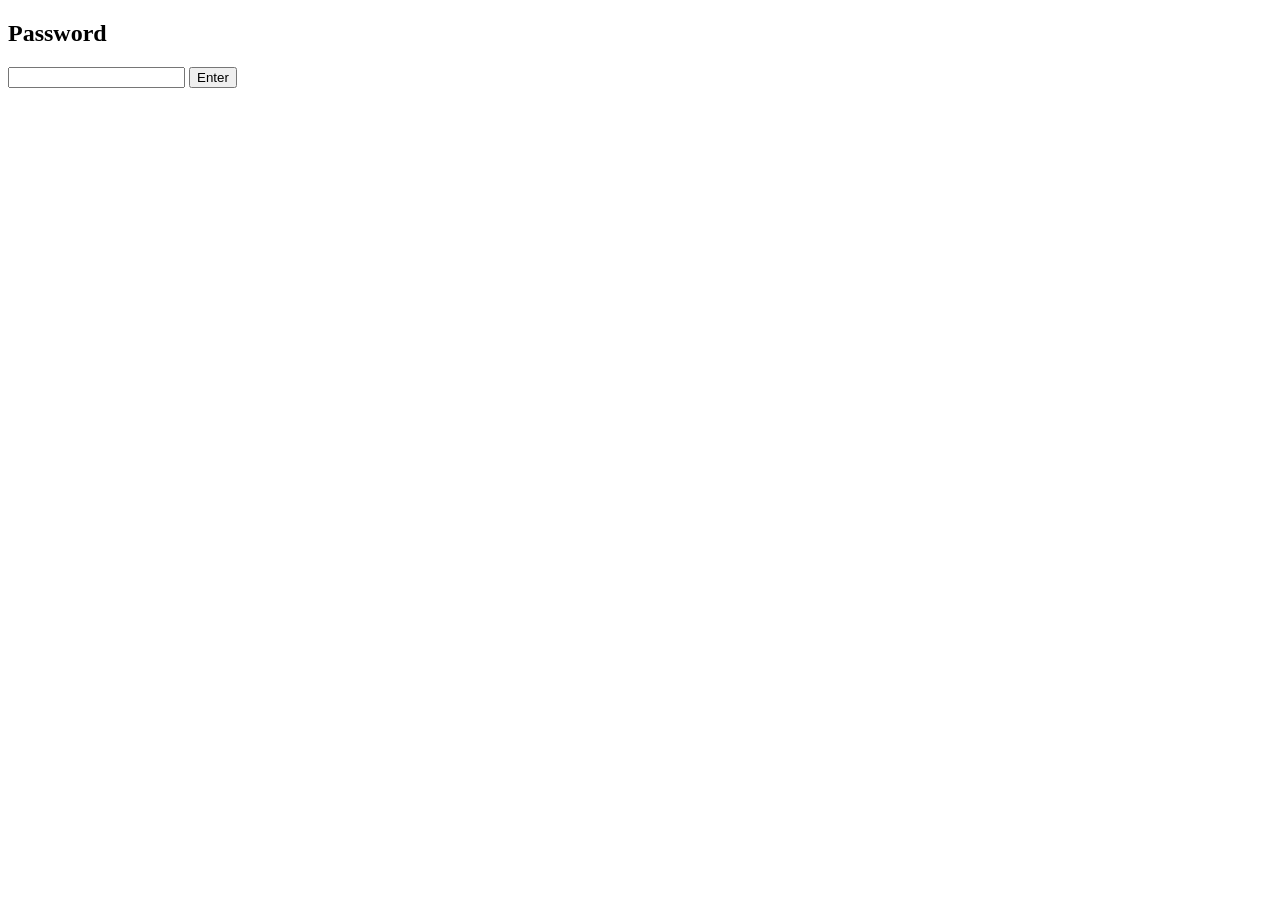
<file: index.html>
<!DOCTYPE html>
<html>
<head>
<meta charset="UTF-8">
<title>Friends Only</title>

<script src="config.js"></script>
<script>
async function check() {
  const input = document.getElementById("pw").value;

  // 入力されたパスワードをハッシュ化
  const encoder = new TextEncoder();
  const data = encoder.encode(input);
  const hashBuffer = await crypto.subtle.digest("SHA-256", data);
  const hashArray = Array.from(new Uint8Array(hashBuffer));
  const hashHex = hashArray.map(b => b.toString(16).padStart(2, '0')).join('');

  
 if (hashHex === correctHash) {
   window.location.href = "home.html";
   localStorage.setItem("loggedIn", "true");
 } else {
    alert("パスワードが違います");
  }
}
</script>
</head>
<body>

<div id="login">
  <h2>Password</h2>
  <input type="password" id="pw">
  <button onclick="check()">Enter</button>
</div>
  
</body>
</html>
</file>
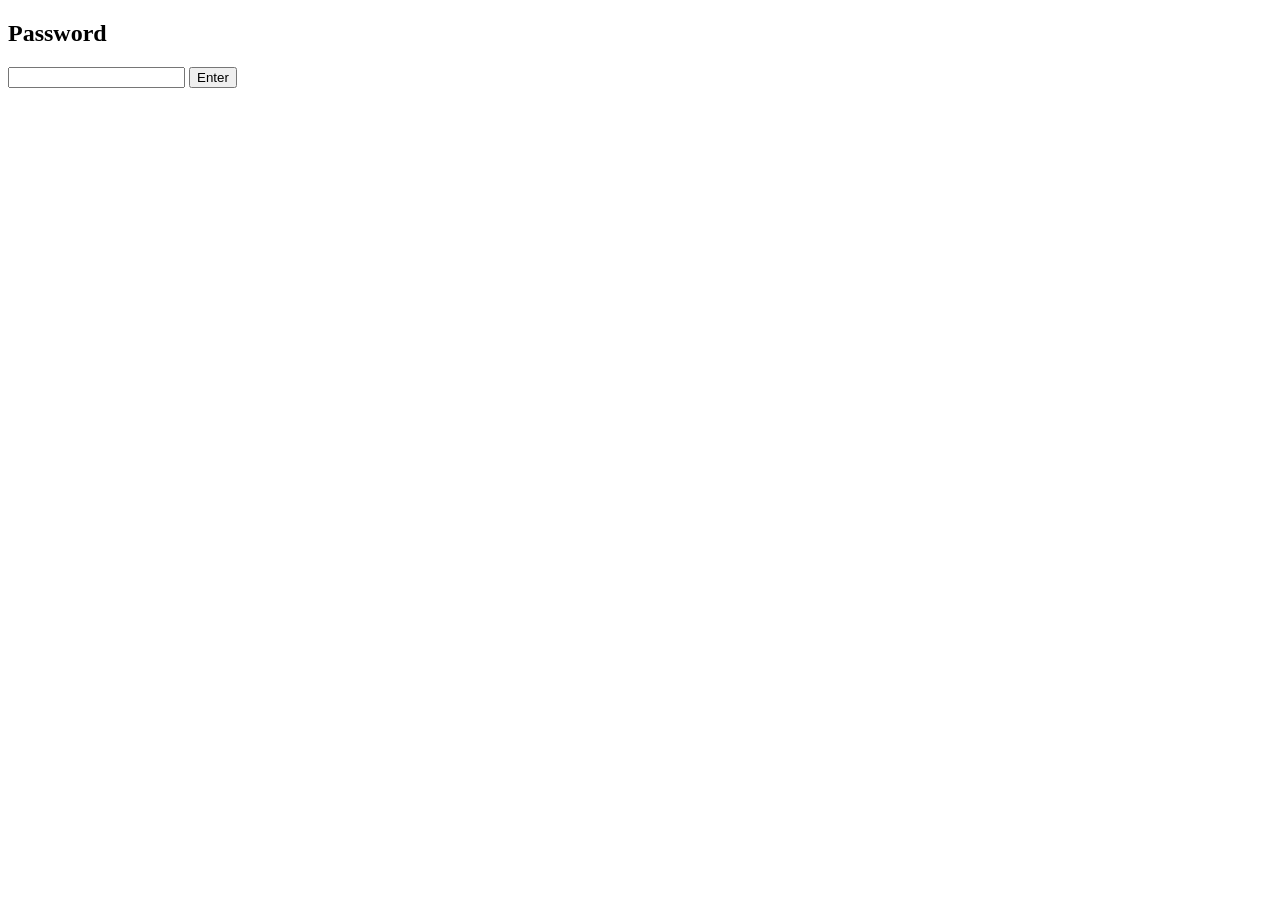
<file: blockdev.html>
<!DOCTYPE html>
<html>
<head>
<meta charset="UTF-8">
<title>MOD開発（ブロック）</title>
<link rel="stylesheet" href="style.css">

<script>
  if (localStorage.getItem("loggedIn") !== "true") {
    window.location.href = "index.html"; // ログインページへ戻す
  }
</script>

<script>
function toggleMenu() {
  const sidebar = document.getElementById("sidebar");
  const content = document.getElementById("content");

  if (sidebar.style.transform === "translateX(0px)") {
    sidebar.style.transform = "translateX(-250px)";
    content.style.marginLeft = "20px";
  } else {
    sidebar.style.transform = "translateX(0px)";
    content.style.marginLeft = "270px";
  }
}
</script>
</head>
<body>

<!-- 共通ハンバーガーメニュー -->
<div id="menu"></div>

<script>
  fetch("menu.html")
    .then(response => response.text())
    .then(data => {
      document.getElementById("menu").innerHTML = data;

      const btn = document.querySelector(".menu-btn");
      if (btn) {
        btn.addEventListener("click", toggleMenu);
      }
    });
</script>

<!-- ページ内容 -->
<div id="content" class="content">

<h1>🧱 MOD開発（ブロック）</h1>

<div class="section">
  <h2>ブロック追加の手順（Minecraft 1.20.1 / Forge）</h2>

  <p>
    このページでは、Minecraft 1.20.1 の Forge 環境で、新しいブロックを追加する手順をまとめています。
  </p>
  <p>
    簡易的なブロックを作ってみて、色々試してみてね！
  </p>

  <h3>① 新規パッケージフォルダを作成</h3>
  <p>src/main/java の中に、以下のようなディレクトリ(フォルダ)を2つ作成</p>
  <p>例: D:\6_Dev\Mods\forge-1.20.1-47.4.13-mdk\src\main\java\com\myproject\project1_ayane_kao</p>
  <p>この場合、存在してない myproject\project1_ayane_kao を作成する</p>
  <img src="images/Blk_1-MakeFolder.png" alt="folder">
  
<div class="tip-box">
  <strong>🫛豆知識</strong><br>
  パッケージの命名規則は、 ”com.会社名.プロジェクト名”　という構造が一般的。
</div>

  <h3>② MODブロック用の Java メインクラス定義ファイルを作成</h3>
  <p>①で作ったディレクトリに、Project1AyaneKaoMod.javaを作成</p>
  <p>IntelliJより、②で作成したディレクトリを右クリック > 新規 > Javaクラス</p>
  <img src="images/Blk_2-Java.png" alt="Javaクラス作成">
  
  <h3>③ ブロック用の Java ファイル(メインクラス)を作成</h3>
  <p>IntelliJより、Project1AyaneKaoMod.javaに以下を記載する</p>
  <pre><code class="blue-script">
package com.myproject.project1_ayane_kao;

import net.minecraftforge.fml.common.Mod;
import net.minecraftforge.eventbus.api.IEventBus;
import net.minecraftforge.fml.javafmlmod.FMLJavaModLoadingContext;

@Mod(Project1AyaneKaoMod.MODID)
public class Project1AyaneKaoMod {

    public static final String MODID = "project1_ayane_kao";

    public Project1AyaneKaoMod() {
        IEventBus bus = FMLJavaModLoadingContext.get().getModEventBus();

        ModBlocks.register(bus);
        ModItems.register(bus);
    }
}
</code></pre>
  <img src="images/Blk_14-intellij.png" alt="記載する">

  <h3>④ ブロック登録クラスを作成</h3>
  <p>同じ場所にModBlocks.java を作成し、DeferredRegister を使って登録します。</p>
  <p>これで、ブロック自体をマイクラに読ませることが出来ます。</p>

  <pre><code class="blue-script">
package com.myproject.project1_ayane_kao;

import net.minecraft.world.level.block.Block;
import net.minecraft.world.level.block.state.BlockBehaviour;
import net.minecraft.world.level.material.MapColor;
import net.minecraftforge.registries.DeferredRegister;
import net.minecraftforge.registries.ForgeRegistries;
import net.minecraftforge.registries.RegistryObject;
import net.minecraftforge.eventbus.api.IEventBus;

public class ModBlocks {

    public static final DeferredRegister<Block> BLOCKS =
            DeferredRegister.create(ForgeRegistries.BLOCKS, Project1AyaneKaoMod.MODID);

    public static final RegistryObject<Block> AYANE_BLOCK =
            BLOCKS.register("ayane_block", () ->
                    new Block(BlockBehaviour.Properties.of()
                            .mapColor(MapColor.COLOR_PINK)
                            .strength(2.0f, 5.0f)
                    ));
    
    public static void register(IEventBus eventBus) {
        BLOCKS.register(eventBus);
    }
}
</code></pre>

  <h3>⑤ ブロックアイテム登録クラスを作成</h3>
  <p>同じ場所にModItems.java を作成します。</p>
  <p>これで、ブロックをインベントリに表示することができます。</p>

  <pre><code class="blue-script">
package com.myproject.project1_ayane_kao;

import net.minecraft.world.item.BlockItem;
import net.minecraft.world.item.Item;
import net.minecraftforge.registries.DeferredRegister;
import net.minecraftforge.registries.ForgeRegistries;
import net.minecraftforge.registries.RegistryObject;
import net.minecraftforge.eventbus.api.IEventBus;

public class ModItems {

    public static final DeferredRegister<Item> ITEMS =
            DeferredRegister.create(ForgeRegistries.ITEMS, Project1AyaneKaoMod.MODID);

    public static final RegistryObject<Item> AYANE_BLOCK_ITEM =
            ITEMS.register("ayane_block", () ->
                    new BlockItem(ModBlocks.AYANE_BLOCK.get(), new Item.Properties()));
    
    public static void register(IEventBus eventBus) {
        ITEMS.register(eventBus);
    }
}
</code></pre>

  <h3>⑥ クリエイティブタブに追加</h3>
  <p>同じ場所にModCreativeTabs.java を作成します。</p>
  <p>これで、ブロックをタブに入れることができます。</p>

  <pre><code class="blue-script">
package com.myproject.project1_ayane_kao;

import net.minecraftforge.event.BuildCreativeModeTabContentsEvent;
import net.minecraftforge.eventbus.api.SubscribeEvent;
import net.minecraftforge.fml.common.Mod;

@Mod.EventBusSubscriber(modid = Project1AyaneKaoMod.MODID, bus = Mod.EventBusSubscriber.Bus.MOD)
public class ModCreativeTabs {

    @SubscribeEvent
    public static void addCreative(BuildCreativeModeTabContentsEvent event) {
        if (event.getTabKey() == net.minecraft.world.item.CreativeModeTabs.BUILDING_BLOCKS) {
            event.accept(ModItems.AYANE_BLOCK_ITEM);
        }
    }
}
</code></pre>

  <h3>⑦ JSON を追加する（モデル・ブロックステート）</h3>
  <p>src/main/resources に以下の フォルダとJSON を追加します。</p>

  <p>【参考】リソースフォルダの目標構成</p>
  <p>src/main/resources/assets/project1_ayane_kao/</p>
  <p> 　├ blockstates/ayane_block.json</p>
  <p>　 ├ models/block/ayane_block.json</p>
  <p> 　├ models/item/ayane_block.json</p>
  <p> 　├ textures/block/ayane_block.png</p>
  <p></p>
  
<div class="tip-box">
  <strong>🫛豆知識</strong><br>
  フォルダやファイルを作成する場合、intellijからやるのがおすすめ
  慣れたら、⑦-1はintellijで新規 > ディレクトリ で作ってみてね
  <img src="images/Blk_15-intellij_Dir.png" alt="ディレクトリ">
</div>
  
  <h3>⑦-1 新規リソースフォルダを作成</h3>
  <p>src/main/resources の中に、以下のようなディレクトリ(フォルダ)を2つ作成</p>
  <p>例: D:\6_Dev\Mods\forge-1.20.1-47.4.13-mdk\src\main\resources\assets\project1_ayane_kao</p>
  <p>この場合、存在してない assets\project1_ayane_kao を作成する</p>
  <img src="images/Blk_4-Java.png" alt="ディレクトリ">

  <h3>⑦-2 新規リソースサブフォルダを作成</h3>
  <p>src/main/resources/assets/project1_ayane_kao の中に、以下のようなディレクトリ(フォルダ)を4つ作成</p>
  <p>blockstates</p>
  <p>models/block</p>
  <p>models/item</p>
  <img src="images/Blk_5-Java.png" alt="ディレクトリ１">
  <img src="images/Blk_6-Java.png" alt="ディレクトリ２">
  
  <h3>⑦-3 blockstates JSONを作成</h3>
  <p>📁 blockstates/ayane_block.json</p>
  <img src="images/Blk_7-Java.png" alt="intellij">
  <img src="images/Blk_8-Java.png" alt="JSON">
  <pre><code class="blue-script">
{
  "variants": {
    "": { "model": "project1_ayane_kao:block/ayane_block" }
  }
}
</code></pre>

  <h3>⑦-4 models/block JSONを作成</h3>
  <p>📁 models/block/ayane_block.json</p>
  <pre><code class="blue-script">
{
  "parent": "minecraft:block/cube_all",
  "textures": {
    "all": "project1_ayane_kao:block/ayane_block"
  }
}
</code></pre>

  <h3>⑦-5 models/item JSONを作成</h3>
  <p>📁 models/item/ayane_block.json</p>
  <pre><code class="blue-script">
{
  "parent": "project1_ayane_kao:block/ayane_block"
}
</code></pre>
  
  <h3>⑧ テクスチャを追加する</h3>
  <p>📁 textures/block/ayane_block.png を追加します。</p>
  <p>マイクラに登録できるサイズは、16×16 or 32×32で、形式は.PNGです。</p>

  <h3>⑧-1 新規リソースサブフォルダを作成</h3>
  <p>src/main/resources/assets/project1_ayane_kao の中に、以下のようなディレクトリ(フォルダ)を2つ作成</p>
  <p>textures/block</p>

  <h3>⑧-2 ayane_block.pngを配置する</h3>
  <p>src/main/resources/assets/project1_ayane_kao/textures/block の中に、ブロックの見た目にしたい画像を配置する</p>
  <img src="images/Blk_9-Java.png" alt="PNG">
  <p>このサイトなどで、既存の写真などをドット絵に変換すると楽しいかも</p>
  <a href="https://makebead.com/ja/pixel-art-converter/">無料ドット絵変換ツール</a>

  <h3>⑨ gradle.propertiesの修正</h3>
  <p>forge-1.20.1-47.4.13-mdk/gradle.propertiesの内容を書き換える。</p>
    <pre><code class="blue-script">
mod_id=project1_ayane_kao
mod_name=Project1 Ayane Kao Mod
mod_version=1.0.0（初回は変更しないでOK）
mod_group_id=com.myproject.project1_ayane_kao
mod_authors=rika（自分の名前へ）
mod_description=Ayane Kao's first Forge mod.\nThis is my custom block mod.
</code></pre>

  <h3>⑩ src\main\java\com\example の削除</h3>
  <p>元々配置してある、例（example）フォルダを削除または切り取って、forge-1.20.1-47.4.13-mdk配下からどける</p>
  <p>※myprojectだけになればOK</p>
  <img src="images/Blk_16-kiritori.png" alt="切り取り">

  <h3>⑪ ReBuild</h3>
  <p>forge-1.20.1-47.4.13-mdkフォルダ直下からBuildフォルダを削除して、genIntellijRunsを実行</p>
  <img src="images/Blk_17-build.png" alt="切り取り">
  <img src="images/Blk_18-Rebuild.png" alt="リビルド">

  <h3>⑫ マイクラを起動して確認する</h3>
  <p>Gradle → forgegradle runs → runClient を実行し、ブロックが追加されているか確認します。</p>
  <img src="images/Blk_19-Runclient.png" alt="ブロック追加例">
  <p>現在の設定では、クリエイティブでしか表示できない(レシピを登録してないから)ため、以下の設定で起動する</p>
  <img src="images/Blk_12-Minecraft.png" alt="ブロック追加例">

  <p>Itemにオリジナルブロックが追加されていることを確認</p>
  <img src="images/Blk_13-Minecraft.png" alt="ブロック追加例">
  
  <p>これでブロック追加は完了です！</p>
</div>


</div>

</body>
</html>

<script>
document.querySelectorAll("pre code").forEach(block => {
  let html = block.innerHTML;

  // scriptタグを自動で色付け
  html = html.replace(/&lt;script&gt;/g, '<span class="tag">&lt;script&gt;</span>');
  html = html.replace(/&lt;\/script&gt;/g, '<span class="tag">&lt;/script&gt;</span>');

  block.innerHTML = html;

  // scriptを含むコードブロックだけ青色化
  if (block.textContent.includes("script")) {
    block.classList.add("blue-script");
  }
});
</script>
</file>
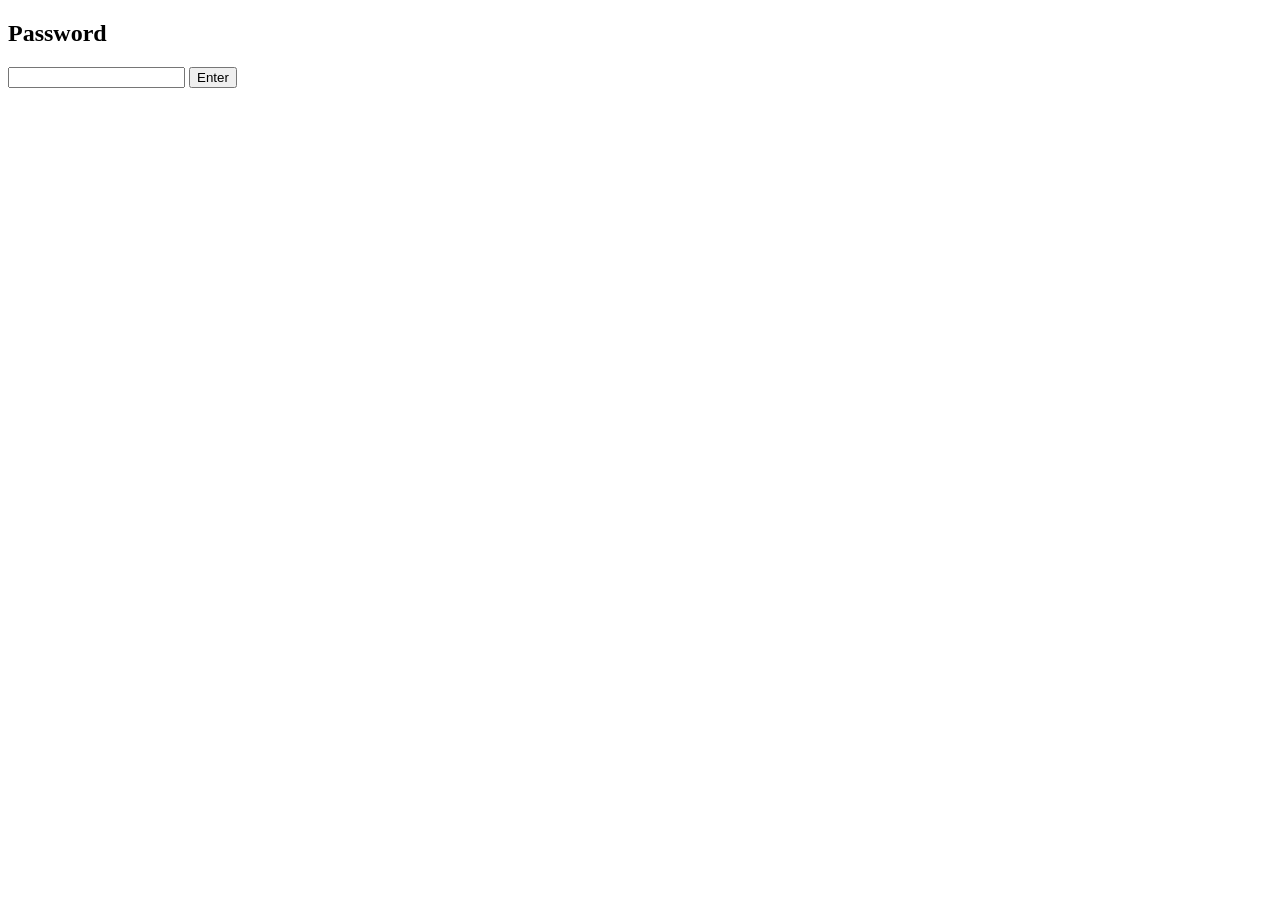
<file: environment.html>
<!DOCTYPE html>
<html>
<head>
<meta charset="UTF-8">
<title>開発環境構築</title>
<link rel="stylesheet" href="style.css">

<!-- ログイン制御 -->
<script>
  if (localStorage.getItem("loggedIn") !== "true") {
    window.location.href = "index.html";
  }
</script>

<!-- メニュー開閉 -->
<script>
function toggleMenu() {
  const sidebar = document.getElementById("sidebar");
  const content = document.getElementById("content");

  // 現在の transform を計算値で取得
  const current = window.getComputedStyle(sidebar).transform;

  // 行列の値で判定（translateX(0px) の時は行列が "none" または "matrix(1, 0, 0, 1, 0, 0)"）
  if (current === "none" || current === "matrix(1, 0, 0, 1, 0, 0)") {
    sidebar.style.transform = "translateX(-250px)";
    content.style.marginLeft = "20px";
  } else {
    sidebar.style.transform = "translateX(0px)";
    content.style.marginLeft = "270px";
  }
}
</script>

<!-- セクション開閉 -->
<script>
function toggleSection(id) {
  const box = document.getElementById(id);
  box.style.display = (box.style.display === "block") ? "none" : "block";
}
</script>

</head>
<body>

<!-- 共通メニュー読み込み -->
<div id="menu"></div>

<script>
  fetch("menu.html")
    .then(response => response.text())
    .then(data => {
      document.getElementById("menu").innerHTML = data;

      // 読み込み後にイベントを付与
      const btn = document.querySelector(".menu-btn");
      if (btn) {
        btn.addEventListener("click", toggleMenu);
      }
    });
</script>

<!-- コンテンツ -->
<div id="content" class="content">

<h1>🛠 開発環境構築</h1>

<div class="section">
  <h2>開発環境構築（Minecraft 1.20.1）</h2>

  <p>このページでは、Minecraft 1.20.1 用 MOD を開発するための環境構築手順をまとめています。</p>

  <h3>① Minecraft 1.20.1 用インストーラーのダウンロード</h3>
  <p>以下のリンクから、1.20.1 用の Installer 一式をダウンロードします。</p>

  <p>
    <a href="https://drive.google.com/drive/folders/1QZbWzUZYpkoHlulhPkvnwaSdCWBs0BKP?usp=sharing" target="_blank">
      ➡ Minecraft 1.20.1 Installer（Google Drive）
    </a>
  </p>

  <p>↓すべてダウンロード</p>
  <img src="images/Env_12-Drive.png" alt="GoogleDrive">

  <p>その時に、自分のエクスプローラー上に今回の開発作業で使用するフォルダを作成します。</p>
  <p>ダウンロード先を、その場所に指定して、解凍してください。</p>
  <p>例: D:\6_Dev\ (合わせる必要はない)</p>
  <img src="images/Env_13-Installer.png" alt="Installer">

  <h3>② Java 17 が入っているか確認</h3>
  <p>コマンドプロンプトを開き、以下を入力します：</p>

  <pre><code>java -version</code></pre>

  <img src="images/Env_10-intellij_Java.png" alt="cmd画面">

  <p>Java17(Version 17であればOK) が表示されない場合は、以下からインストールしてください。</p>
  <p>※Version 17が表示された場合はSKIPし、③IDEのインストールへ</p>

  <!-- Java インストール開閉 -->
  <div class="toggle-box">
    <button class="toggle-btn" onclick="toggleSection('javaCheck')">▼ Java 17 インストール</button>

    <div id="javaCheck" class="toggle-content">
      <p>①で解凍したフォルダ中の zulu17.42.19-ca-jdk17.0.7-win_x64.msi をダブルクリック</p>
      <p>↓ Next</p>
      <img src="images/Env_14-Zulu.png" alt="Zulu-1">
      <p>↓ Will be installed on local hard drive に変更し、Next</p>
      <img src="images/Env_15-Zulu.png" alt="Zulu-2">
      <p>↓ Install</p>
      <img src="images/Env_16-Zulu.png" alt="Zulu-3">
      <p>↓ 数分待機</p>
      <img src="images/Env_17-Zulu.png" alt="Zulu-4">
      <p>↓ Completed になっていることを確認し、Finish</p>
      <img src="images/Env_18-Zulu.png" alt="Zulu-5">
    </div>
  </div>

  <h3>③ IDE（統合開発環境）のインストール</h3>
  <p>IntelliJ IDEA を①の中の idea-2026.1.3.exe をダブルクリックしインストールします。</p>

  <p>↓ 次へ</p>
  <img src="images/Env_19-Intellij.png" alt="次へ">

  <p>↓ 空き容量があるドライブを自分で選択する。どこでもOK</p>
  <p>例: F:\JetBrains\IntelliJ IDEA 2026.1.3</p>
  <img src="images/Env_2-intellij.png" alt="空き容量があるドライブを自分で選択してOK">

  <p>↓ 画像のようにチェック</p>
  <img src="images/Env_20-Intellij.png" alt="画像のようにチェック">

  <p>↓ そのままインストール</p>
  <img src="images/Env_21-Intellij.png" alt="画像のようにチェック">

  <p>↓ 数分待機する</p>
  <img src="images/Env_22-Intellij.png" alt="画像のようにチェック">

  <p>↓ 実行にチェックが入っていることを確認して、完了</p>
  <img src="images/Env_3-intellij.png" alt="実行にチェックが入っていることを確認して、完了">

  <p>↓ アプリが立ち上がったら、skip import</p>
  <img src="images/Env_23-Af_Intellij.png" alt="Intellij">

  <p>↓ 以下の画面になったことを確認し、アプリは閉じずにそのままにしておく</p>
  <img src="images/Env_24-Af_Intellij.png" alt="Intellij">

  <h3>④ Minecraft Forge MDK のインストール</h3>
  <p>①の中の forge-1.20.1-47.4.13-mdk.zip を①で作ったフォルダ上で解凍します。</p>
  <p>例: D:\6_Dev\Mods\forge-1.20.1-47.4.13-mdk</p>
  <img src="images/Env_11-Forge_dir.png" alt="dir">

  <h3>⑤ IntelliJ でプロジェクトを開く</h3>

  <ol>
    <li>日本語設定に変更</li>
    <p>↓ 左下歯車 → settings</p>
    <img src="images/Env_25-intellij_JP.png" alt="setting">

    <p>↓ 日本語、Asia に設定</p>
    <img src="images/Env_5-intellij_JP.png" alt="日本語">

    <p>↓ Restart → 日本語化確認</p>
    <img src="images/Env_26-intellij_JP.png" alt="日本語画面">

    <li>IntelliJ → Open → MDKフォルダを選択</li>
    <p>↓ プロジェクト > 開く</p>
    <img src="images/Env_27-intellij_PJ.png" alt="PJ1">

    <p>↓ forge フォルダを選択</p>
    <img src="images/Env_28-intellij_PJ.png" alt="PJ2">

    <li>信頼するにチェック</li>
    <img src="images/Env_29-intellij_PJ.png" alt="PJ3">

    <li>インポート完了まで待機</li>
    <img src="images/Env_30-intellij_PJ.png" alt="PJ4">

    <li>SDK が Java17 であることを確認</li>
    <img src="images/Env_31-intellij_PJ.png" alt="PJ5">
    <img src="images/Env_32-intellij_PJ.png" alt="PJ6">

    <li>Gradle → forgegradle runs → runClient を実行</li>
    <img src="images/Env_33-intellij_PJ.png" alt="PJ7">

    <li>Minecraft が起動することを確認</li>
    <img src="images/Env_34-intellij_PJ.png" alt="PJ8">

    <li>言語を日本語に変更</li>
    <img src="images/Env_35-intellij_PJ.png" alt="PJ9">
    <img src="images/Env_36-intellij_PJ.png" alt="PJ10">
  </ol>

  <p>これで環境構築は完了です。</p>
  <p>次は block 開発を試してみてね！</p>

</div>

</div>

</body>
</html>
</file>
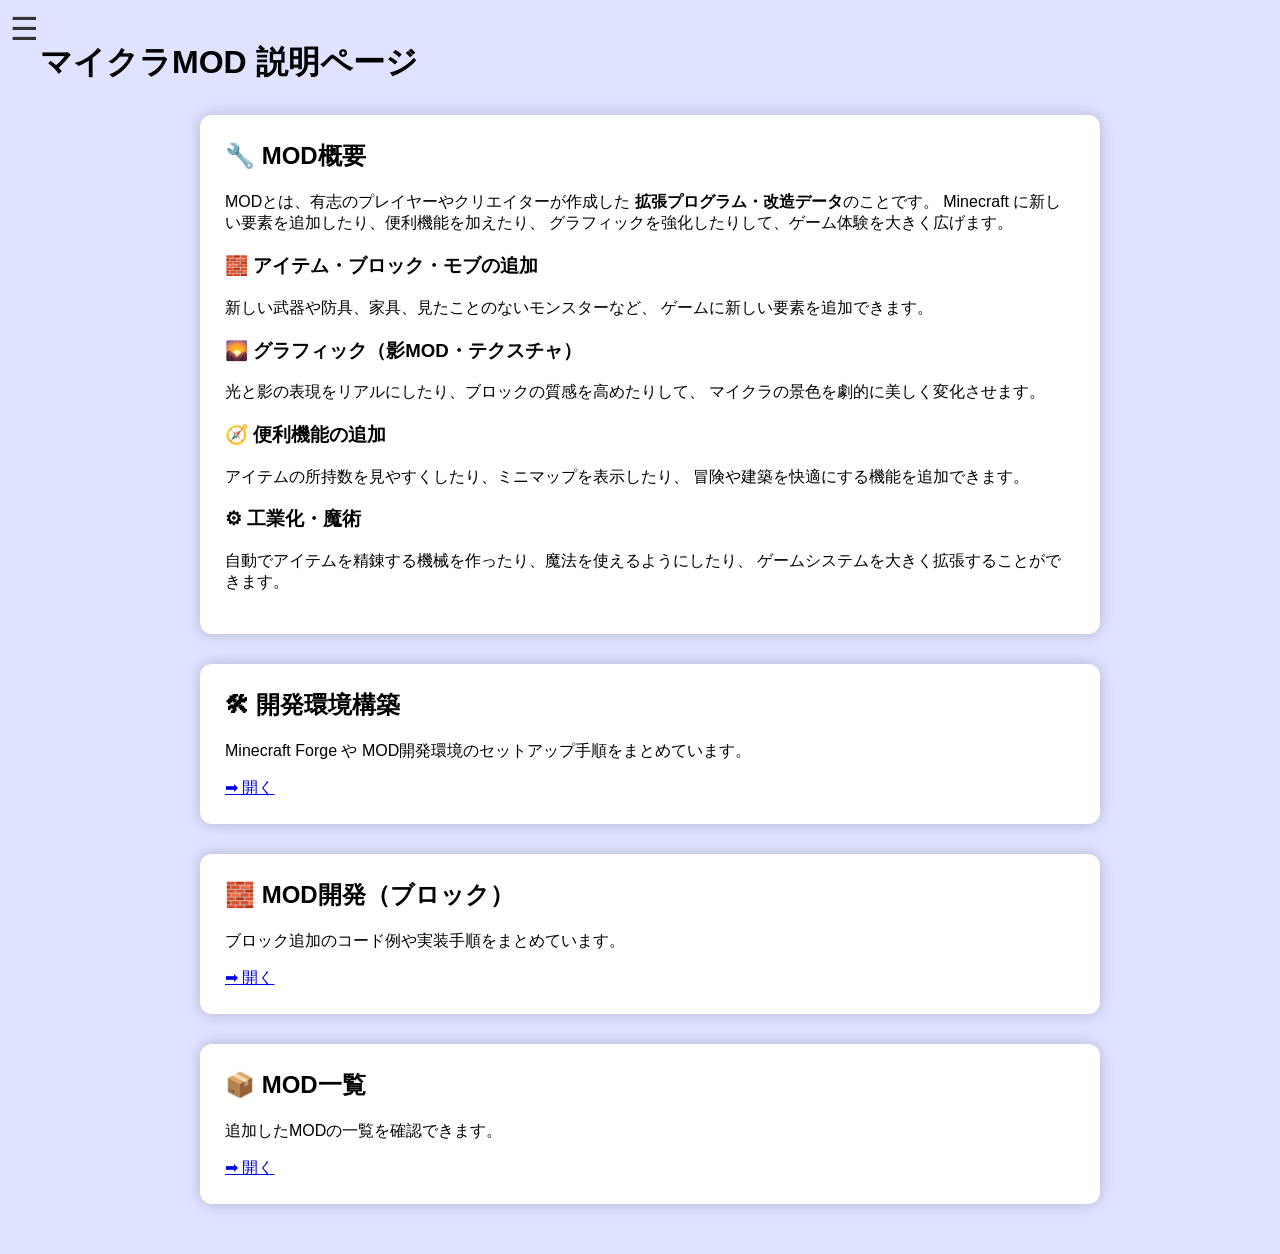
<file: home.html>
<!DOCTYPE html>
<html>
<head>
<meta charset="UTF-8">
<title>MineCraft Mod Description</title>
<link rel="stylesheet" href="style.css">

<script>
function toggleMenu() {
  const sidebar = document.getElementById("sidebar");
  const content = document.getElementById("content");

  if (sidebar.style.transform === "translateX(0px)") {
    sidebar.style.transform = "translateX(-250px)";
    content.style.marginLeft = "20px";
  } else {
    sidebar.style.transform = "translateX(0px)";
    content.style.marginLeft = "270px";
  }
}
</script>
</head>
<body>

<!-- 共通ハンバーガー -->
<div id="menu"></div>

<script>
  fetch("menu.html")
    .then(response => response.text())
    .then(data => {
      document.getElementById("menu").innerHTML = data;

      const btn = document.querySelector(".menu-btn");
      if (btn) {
        btn.addEventListener("click", toggleMenu);
      }
    });
</script>

<!-- メインコンテンツ -->
<div id="content" class="content">

<h1>マイクラMOD 説明ページ</h1>

<!-- サイト説明 -->
<div class="section">
  <h2>🔧 MOD概要</h2>

  <p>
    MODとは、有志のプレイヤーやクリエイターが作成した  
    <strong>拡張プログラム・改造データ</strong>のことです。  
    Minecraft に新しい要素を追加したり、便利機能を加えたり、  
    グラフィックを強化したりして、ゲーム体験を大きく広げます。
  </p>

  <h3>🧱 アイテム・ブロック・モブの追加</h3>
  <p>
    新しい武器や防具、家具、見たことのないモンスターなど、  
    ゲームに新しい要素を追加できます。
  </p>

  <h3>🌄 グラフィック（影MOD・テクスチャ）</h3>
  <p>
    光と影の表現をリアルにしたり、ブロックの質感を高めたりして、  
    マイクラの景色を劇的に美しく変化させます。
  </p>

  <h3>🧭 便利機能の追加</h3>
  <p>
    アイテムの所持数を見やすくしたり、ミニマップを表示したり、  
    冒険や建築を快適にする機能を追加できます。
  </p>

  <h3>⚙ 工業化・魔術</h3>
  <p>
    自動でアイテムを精錬する機械を作ったり、魔法を使えるようにしたり、  
    ゲームシステムを大きく拡張することができます。
  </p>
</div>


<!-- 案内カード -->
<div class="section">
  <h2>🛠 開発環境構築</h2>
  <p>Minecraft Forge や MOD開発環境のセットアップ手順をまとめています。</p>
  <a href="environment.html">➡ 開く</a>
</div>

<div class="section">
  <h2>🧱 MOD開発（ブロック）</h2>
  <p>ブロック追加のコード例や実装手順をまとめています。</p>
  <a href="blockdev.html">➡ 開く</a>
</div>

<div class="section">
  <h2>📦 MOD一覧</h2>
  <p>追加したMODの一覧を確認できます。</p>
  <a href="modlist.html">➡ 開く</a>
</div>

</div>

</body>
</html>
</file>
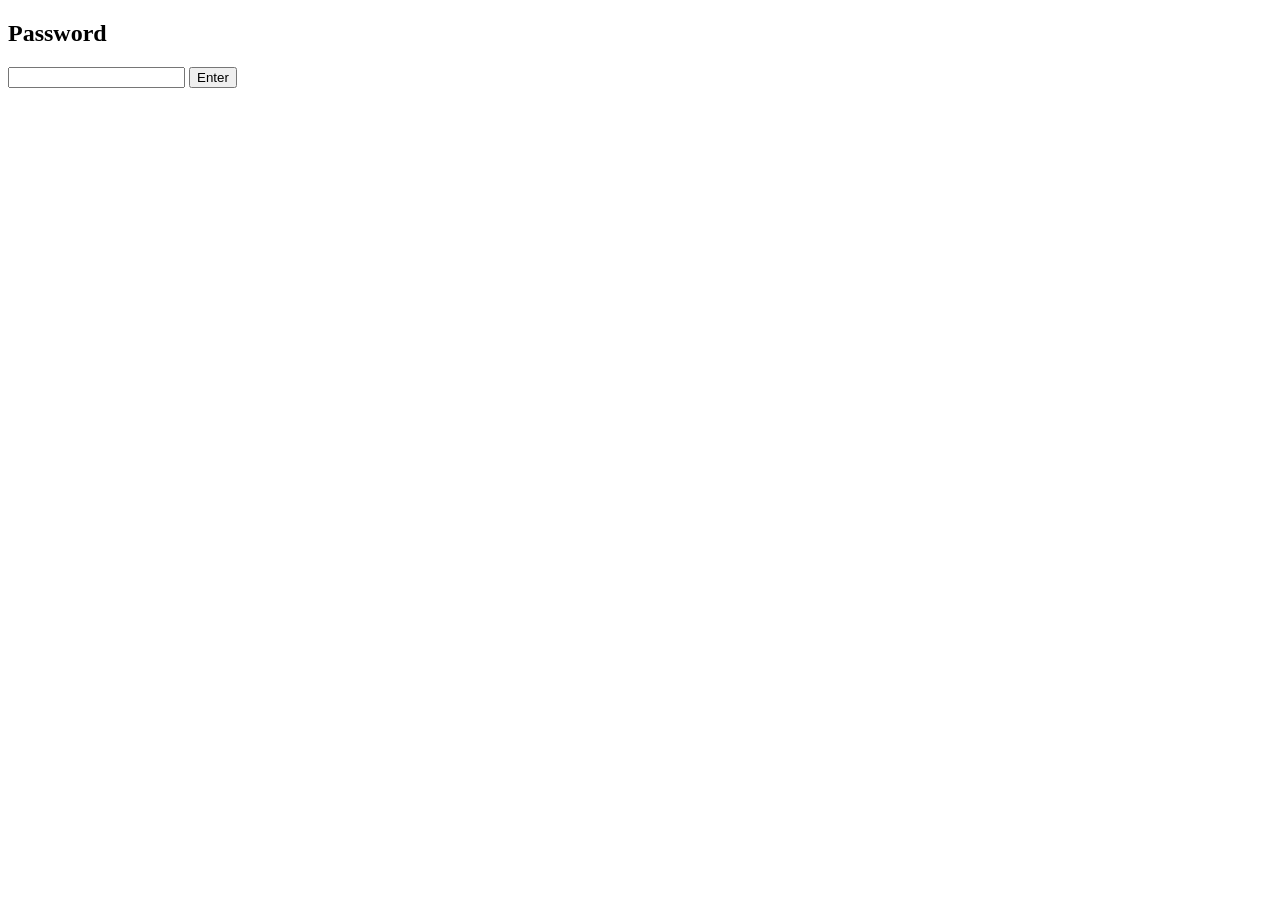
<file: modlist.html>
<!DOCTYPE html>
<html>
<head>
<meta charset="UTF-8">
<title>MOD一覧</title>
<link rel="stylesheet" href="style.css">

<script>
  if (localStorage.getItem("loggedIn") !== "true") {
    window.location.href = "index.html"; // ログインページへ戻す
  }
</script>
  
<script>
function toggleMenu() {
  const sidebar = document.getElementById("sidebar");
  const content = document.getElementById("content");

  if (sidebar.style.transform === "translateX(0px)") {
    sidebar.style.transform = "translateX(-250px)";
    content.style.marginLeft = "20px";
  } else {
    sidebar.style.transform = "translateX(0px)";
    content.style.marginLeft = "270px";
  }
}
</script>

</head>
<body>

<!-- 共通ハンバーガーメニュー -->
<div id="menu"></div>

<script>
  fetch("menu.html")
    .then(response => response.text())
    .then(data => {
      document.getElementById("menu").innerHTML = data;

      const btn = document.querySelector(".menu-btn");
      if (btn) {
        btn.addEventListener("click", toggleMenu);
      }
    });
</script>

<!-- ページ内容 -->
<div id="content" class="content">
  <h1>📦 MOD一覧</h1>

  <div class="section">
    <h2>追加MOD一覧</h2>
    <p>ここにMOD一覧を記載します。</p>
  </div>
</div>

</body>
</html>
</file>
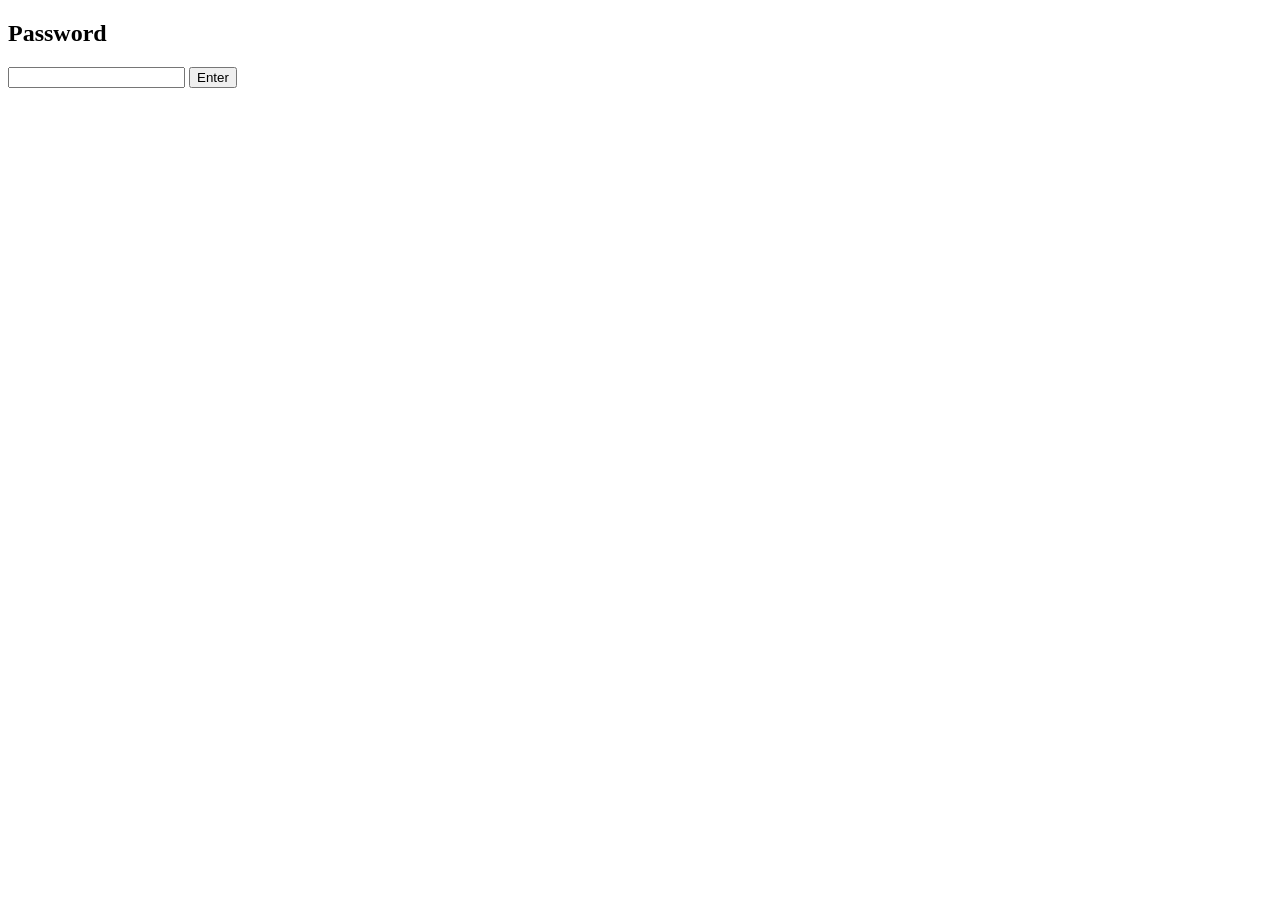
<file: proposal.html>
<!DOCTYPE html>
<html>
<head>
<meta charset="UTF-8">
<title>MOD案</title>
<link rel="stylesheet" href="style.css">

<script>
  if (localStorage.getItem("loggedIn") !== "true") {
    window.location.href = "index.html"; // ログインページへ戻す
  }
</script>
  
<script>
function toggleMenu() {
  const sidebar = document.getElementById("sidebar");
  const content = document.getElementById("content");

  if (sidebar.style.transform === "translateX(0px)") {
    sidebar.style.transform = "translateX(-250px)";
    content.style.marginLeft = "20px";
  } else {
    sidebar.style.transform = "translateX(0px)";
    content.style.marginLeft = "270px";
  }
}
</script>

</head>
<body>

<!-- 共通ハンバーガーメニュー -->
<div id="menu"></div>

<script>
  fetch("menu.html")
    .then(response => response.text())
    .then(data => {
      document.getElementById("menu").innerHTML = data;

      const btn = document.querySelector(".menu-btn");
      if (btn) {
        btn.addEventListener("click", toggleMenu);
      }
    });
</script>

<!-- ページ内容 -->
<div id="content" class="content">
  <h1>💡 MOD案</h1>

  <div class="section">
    <h2>◇案1 缶蹴り</h2>
    <p>マイクラ内で缶蹴りができる</p>
    <p>缶、蹴るモーションを追加</p>

  <h2>① Project2KankeriMod.java（MOD本体）</h2>
  <ul>
    <li>MOD ID の定義</li>
    <li>ブロック登録処理</li>
    <li>イベント登録処理</li>
  </ul>

  <h2>② block/CanBlock.java</h2>
  <ul>
    <li>右クリック → プレイヤーを「見つけた」判定</li>
    <li>殴る → 「缶を蹴った」判定</li>
    <li>蹴った瞬間のモーション再生（腕振り・前傾など）</li>
  </ul>

  <h2>③ system/GameManager.java</h2>
  <ul>
    <li>鬼プレイヤーの管理</li>
    <li>見つかったプレイヤーの管理</li>
    <li>缶を蹴った時の救出処理</li>
  </ul>

  <h2>④ capability/PlayerState.java</h2>
  <ul>
    <li><code>isOni</code>：鬼かどうかのフラグ</li>
    <li><code>isFound</code>：見つかったかどうかのフラグ</li>
  </ul>

  <h2>⑤ event/ModEvents.java</h2>
  <ul>
    <li>プレイヤーに <code>PlayerState</code> Capability を付与</li>
    <li>必要なイベントの登録</li>

イベントバス登録
  </div>
</div>

</body>
</html>
</file>
<file: style.css>
/* 全体の背景とフォント */
body {
  font-family: sans-serif;
  margin: 0;
  background: #dfe3ff;
}

/* 左側メニュー（共通） */
.sidebar {
  position: fixed;
  left: 0;
  top: 0;
  width: 250px;
  height: 100%;
  background: #222;
  color: white;
  padding-top: 60px;
  transform: translateX(-250px);
  transition: 0.3s;
  z-index: 1000;
}

.sidebar a {
  display: block;
  padding: 15px;
  color: white;
  text-decoration: none;
  font-size: 18px;
}

.sidebar a:hover {
  background: #444;
}

/* ハンバーガーボタン（共通） */
.menu-btn {
  position: fixed;
  left: 10px;
  top: 10px;
  font-size: 32px;
  cursor: pointer;
  color: #333;
  z-index: 1100;
}

/* メインコンテンツ（共通） */
.content {
  padding: 20px;
  margin-left: 20px;
  transition: margin-left 0.3s;
}

/* セクション（カード） */
.section {
  background: white;
  padding: 25px;
  margin: 30px auto;
  border-radius: 12px;
  max-width: 850px;
  box-shadow: 0 0 15px rgba(0,0,0,0.2);
}

.section h2 {
  margin-top: 0;
}

/* 画像 */
img {
  max-width: 100%;
  border-radius: 10px;
}

.blue-script {
  color: #0077ff;
  font-family: "Consolas", "Courier New", monospace;
  background: #f4f4f4;
  padding: 10px;
  display: block;
  border-radius: 8px;
  font-size: 15px;
  white-space: pre;
}

/* scriptタグだけ別色にする */
.blue-script .tag {
  color: #d14; /* 赤っぽいタグ色（VSCode風） */
  font-weight: bold;
}

.tip-box {
  border: 2px solid #6a6aff;   /* 青系の枠線 */
  background: #f0f2ff;         /* ほんのり青背景 */
  padding: 12px 16px;
  border-radius: 10px;
  margin: 20px 0;
  font-size: 15px;
}
</file>
